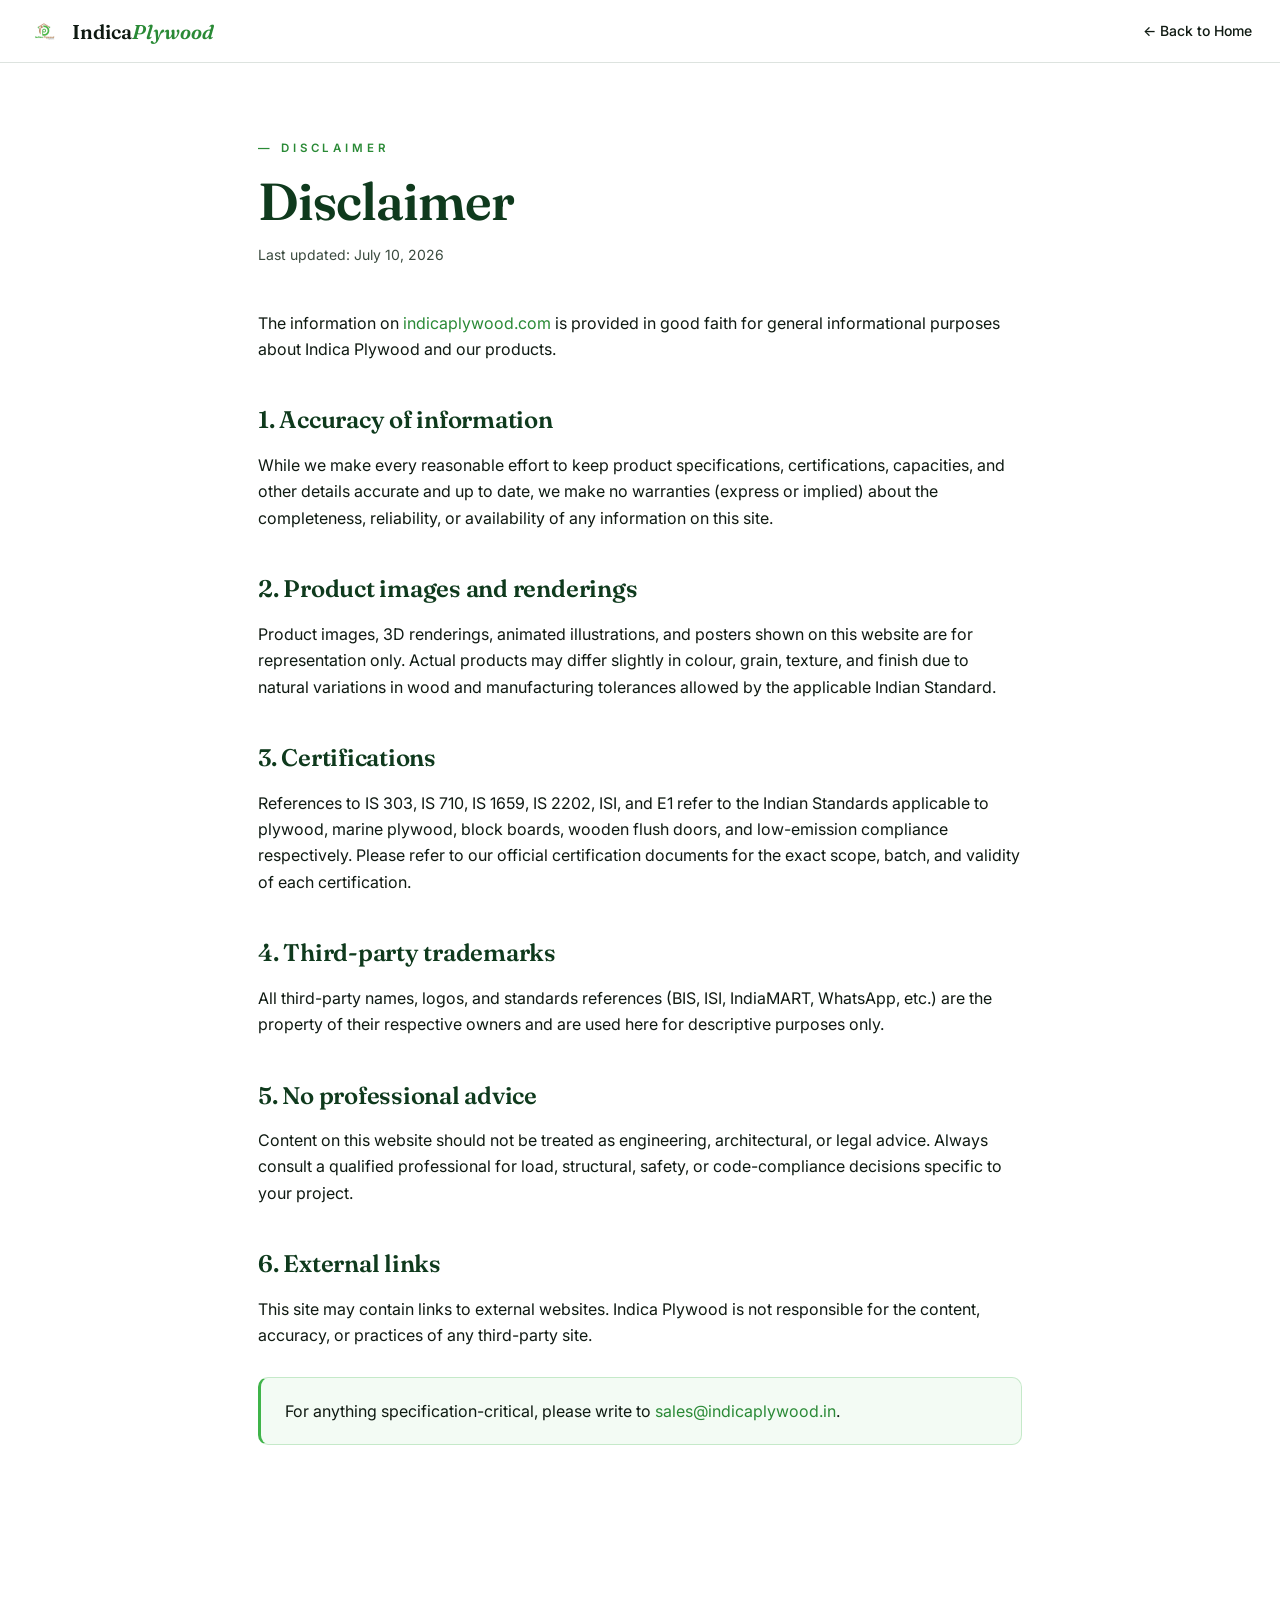
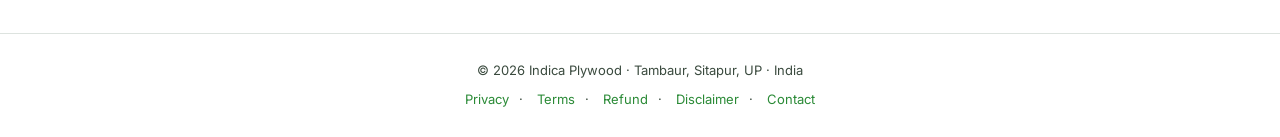
<file: pages/disclaimer.html>
<!doctype html>
<html lang="en">
<head>
<meta charset="utf-8"/>
<meta name="viewport" content="width=device-width,initial-scale=1"/>
<title>Disclaimer — Indica Plywood</title>
<meta name="description" content="Disclaimer for Indica Plywood — premium plywood and flush door manufacturer based in Tambaur, Sitapur, Uttar Pradesh."/>
<link rel="icon" href="../assets/favicon.ico"/>
<link rel="icon" type="image/png" sizes="32x32" href="../assets/favicon-32.png"/>
<link rel="apple-touch-icon" href="../assets/apple-touch-icon.png"/>
<meta name="theme-color" content="#3fb44a"/>
<link rel="canonical" href="https://indicaplywood.com/pages/disclaimer.html"/>
<link rel="preconnect" href="https://fonts.googleapis.com">
<link rel="preconnect" href="https://fonts.gstatic.com" crossorigin>
<link href="https://fonts.googleapis.com/css2?family=Fraunces:opsz,wght@9..144,500;9..144,600&family=Inter:wght@400;500;600&display=swap" rel="stylesheet">
<link rel="stylesheet" href="_shared.css?v=1"/>
</head>
<body>
<nav class="page-nav">
  <a href="../index.html" class="back">
    <img src="../assets/logo.jpg" alt="Indica Plywood logo"/>
    <span class="brand-name">Indica<em>Plywood</em></span>
  </a>
  <span style="flex:1"></span>
  <a href="../index.html" style="font-size:14px;font-weight:500;color:var(--ink)">← Back to Home</a>
</nav>
<main>
  <span class="eyebrow">— Disclaimer</span>
  <h1>Disclaimer</h1>
  <p class="updated">Last updated: July 10, 2026</p>
<p>The information on <a href="https://indicaplywood.com">indicaplywood.com</a> is provided in good faith for general informational purposes about Indica Plywood and our products.</p>

<h2>1. Accuracy of information</h2>
<p>While we make every reasonable effort to keep product specifications, certifications, capacities, and other details accurate and up to date, we make no warranties (express or implied) about the completeness, reliability, or availability of any information on this site.</p>

<h2>2. Product images and renderings</h2>
<p>Product images, 3D renderings, animated illustrations, and posters shown on this website are for representation only. Actual products may differ slightly in colour, grain, texture, and finish due to natural variations in wood and manufacturing tolerances allowed by the applicable Indian Standard.</p>

<h2>3. Certifications</h2>
<p>References to IS 303, IS 710, IS 1659, IS 2202, ISI, and E1 refer to the Indian Standards applicable to plywood, marine plywood, block boards, wooden flush doors, and low-emission compliance respectively. Please refer to our official certification documents for the exact scope, batch, and validity of each certification.</p>

<h2>4. Third-party trademarks</h2>
<p>All third-party names, logos, and standards references (BIS, ISI, IndiaMART, WhatsApp, etc.) are the property of their respective owners and are used here for descriptive purposes only.</p>

<h2>5. No professional advice</h2>
<p>Content on this website should not be treated as engineering, architectural, or legal advice. Always consult a qualified professional for load, structural, safety, or code-compliance decisions specific to your project.</p>

<h2>6. External links</h2>
<p>This site may contain links to external websites. Indica Plywood is not responsible for the content, accuracy, or practices of any third-party site.</p>

<div class="callout"><p>For anything specification-critical, please write to <a href="mailto:sales@indicaplywood.in">sales@indicaplywood.in</a>.</p></div>
</main>
<footer class="page-foot">
  © 2026 Indica Plywood · Tambaur, Sitapur, UP · India
  <div style="margin-top:8px">
    <a href="privacy.html">Privacy</a>·
    <a href="terms.html">Terms</a>·
    <a href="refund.html">Refund</a>·
    <a href="disclaimer.html">Disclaimer</a>·
    <a href="../index.html#contact">Contact</a>
  </div>
</footer>
</body>
</html>
</file>
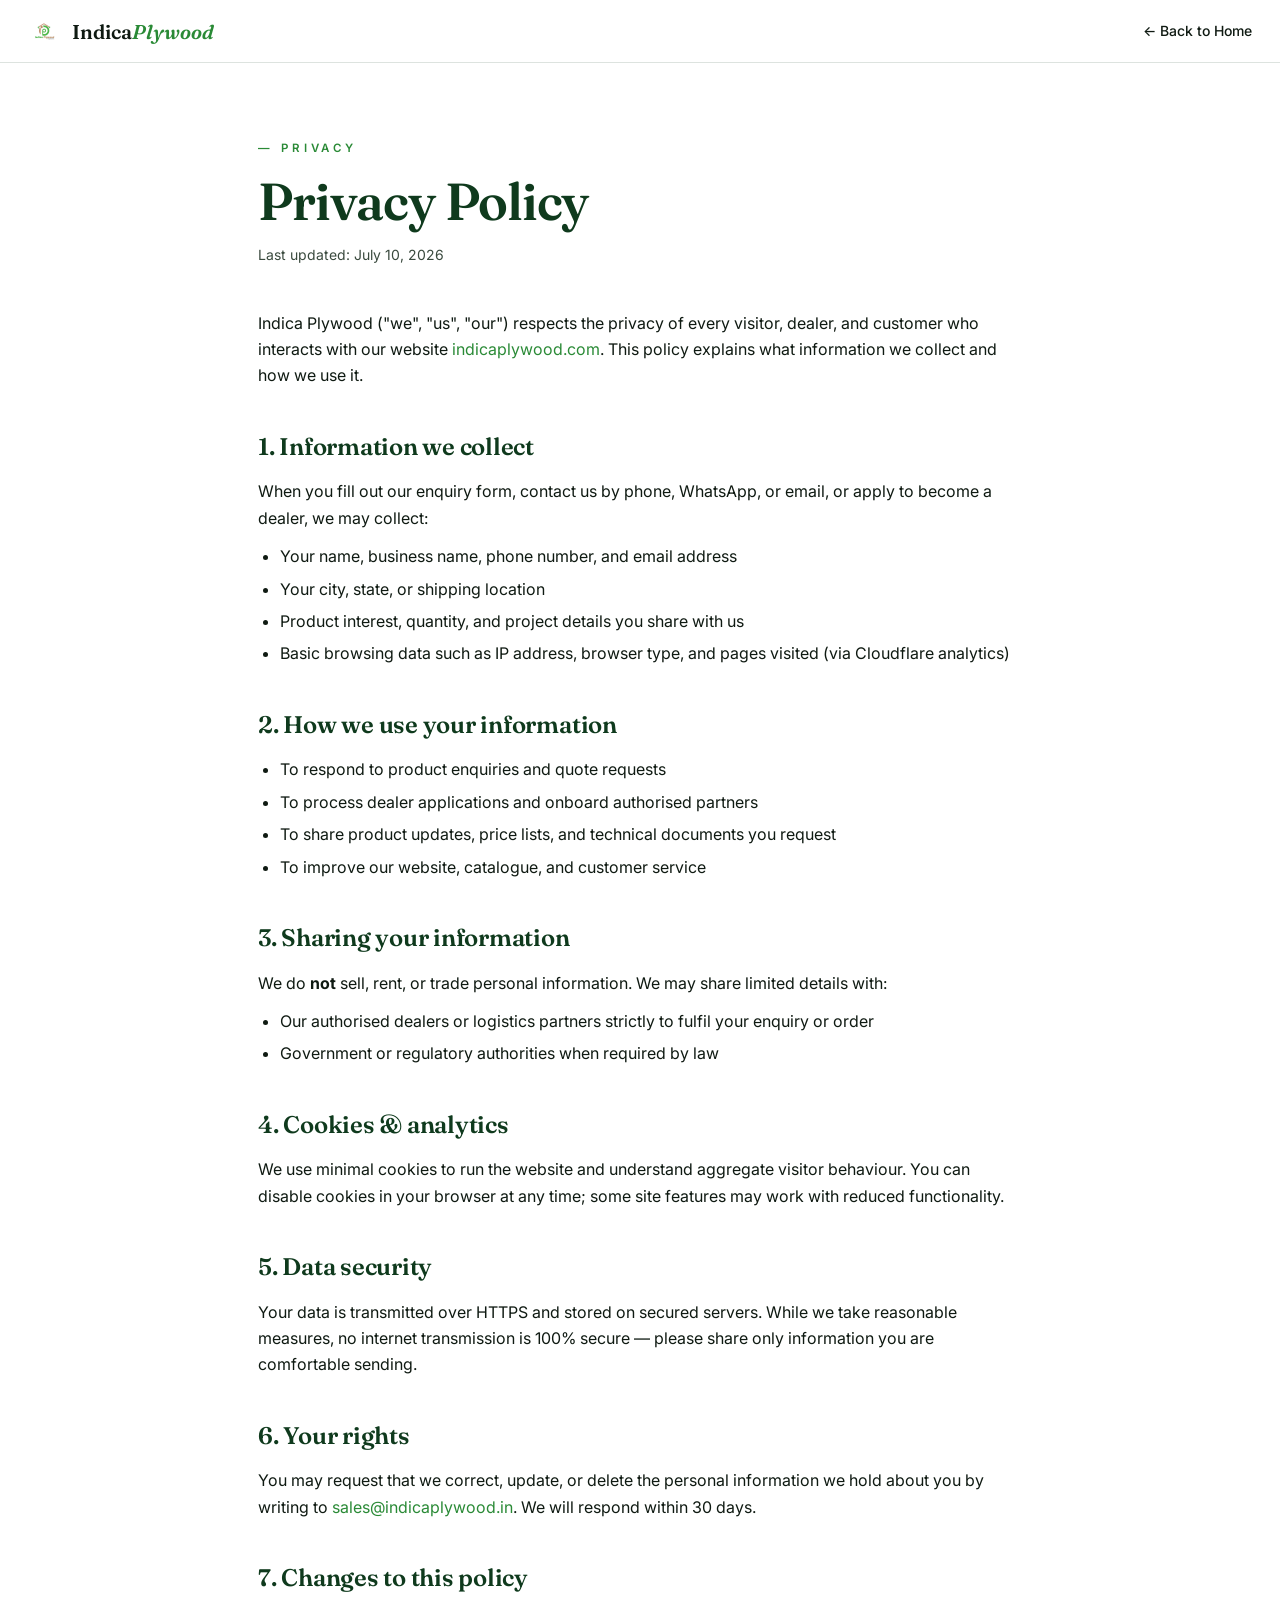
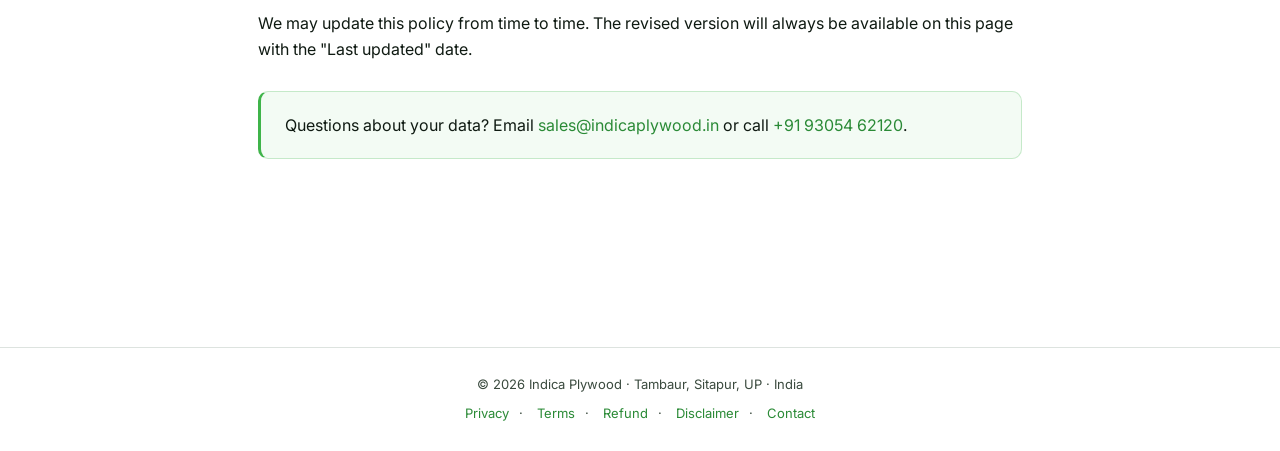
<file: pages/privacy.html>
<!doctype html>
<html lang="en">
<head>
<meta charset="utf-8"/>
<meta name="viewport" content="width=device-width,initial-scale=1"/>
<title>Privacy Policy — Indica Plywood</title>
<meta name="description" content="Privacy Policy for Indica Plywood — premium plywood and flush door manufacturer based in Tambaur, Sitapur, Uttar Pradesh."/>
<link rel="icon" href="../assets/favicon.ico"/>
<link rel="icon" type="image/png" sizes="32x32" href="../assets/favicon-32.png"/>
<link rel="apple-touch-icon" href="../assets/apple-touch-icon.png"/>
<meta name="theme-color" content="#3fb44a"/>
<link rel="canonical" href="https://indicaplywood.com/pages/privacy.html"/>
<link rel="preconnect" href="https://fonts.googleapis.com">
<link rel="preconnect" href="https://fonts.gstatic.com" crossorigin>
<link href="https://fonts.googleapis.com/css2?family=Fraunces:opsz,wght@9..144,500;9..144,600&family=Inter:wght@400;500;600&display=swap" rel="stylesheet">
<link rel="stylesheet" href="_shared.css?v=1"/>
</head>
<body>
<nav class="page-nav">
  <a href="../index.html" class="back">
    <img src="../assets/logo.jpg" alt="Indica Plywood logo"/>
    <span class="brand-name">Indica<em>Plywood</em></span>
  </a>
  <span style="flex:1"></span>
  <a href="../index.html" style="font-size:14px;font-weight:500;color:var(--ink)">← Back to Home</a>
</nav>
<main>
  <span class="eyebrow">— Privacy</span>
  <h1>Privacy Policy</h1>
  <p class="updated">Last updated: July 10, 2026</p>
<p>Indica Plywood ("we", "us", "our") respects the privacy of every visitor, dealer, and customer who interacts with our website <a href="https://indicaplywood.com">indicaplywood.com</a>. This policy explains what information we collect and how we use it.</p>

<h2>1. Information we collect</h2>
<p>When you fill out our enquiry form, contact us by phone, WhatsApp, or email, or apply to become a dealer, we may collect:</p>
<ul>
  <li>Your name, business name, phone number, and email address</li>
  <li>Your city, state, or shipping location</li>
  <li>Product interest, quantity, and project details you share with us</li>
  <li>Basic browsing data such as IP address, browser type, and pages visited (via Cloudflare analytics)</li>
</ul>

<h2>2. How we use your information</h2>
<ul>
  <li>To respond to product enquiries and quote requests</li>
  <li>To process dealer applications and onboard authorised partners</li>
  <li>To share product updates, price lists, and technical documents you request</li>
  <li>To improve our website, catalogue, and customer service</li>
</ul>

<h2>3. Sharing your information</h2>
<p>We do <strong>not</strong> sell, rent, or trade personal information. We may share limited details with:</p>
<ul>
  <li>Our authorised dealers or logistics partners strictly to fulfil your enquiry or order</li>
  <li>Government or regulatory authorities when required by law</li>
</ul>

<h2>4. Cookies &amp; analytics</h2>
<p>We use minimal cookies to run the website and understand aggregate visitor behaviour. You can disable cookies in your browser at any time; some site features may work with reduced functionality.</p>

<h2>5. Data security</h2>
<p>Your data is transmitted over HTTPS and stored on secured servers. While we take reasonable measures, no internet transmission is 100% secure — please share only information you are comfortable sending.</p>

<h2>6. Your rights</h2>
<p>You may request that we correct, update, or delete the personal information we hold about you by writing to <a href="mailto:sales@indicaplywood.in">sales@indicaplywood.in</a>. We will respond within 30 days.</p>

<h2>7. Changes to this policy</h2>
<p>We may update this policy from time to time. The revised version will always be available on this page with the "Last updated" date.</p>

<div class="callout"><p>Questions about your data? Email <a href="mailto:sales@indicaplywood.in">sales@indicaplywood.in</a> or call <a href="tel:+919305462120">+91 93054 62120</a>.</p></div>
</main>
<footer class="page-foot">
  © 2026 Indica Plywood · Tambaur, Sitapur, UP · India
  <div style="margin-top:8px">
    <a href="privacy.html">Privacy</a>·
    <a href="terms.html">Terms</a>·
    <a href="refund.html">Refund</a>·
    <a href="disclaimer.html">Disclaimer</a>·
    <a href="../index.html#contact">Contact</a>
  </div>
</footer>
</body>
</html>
</file>
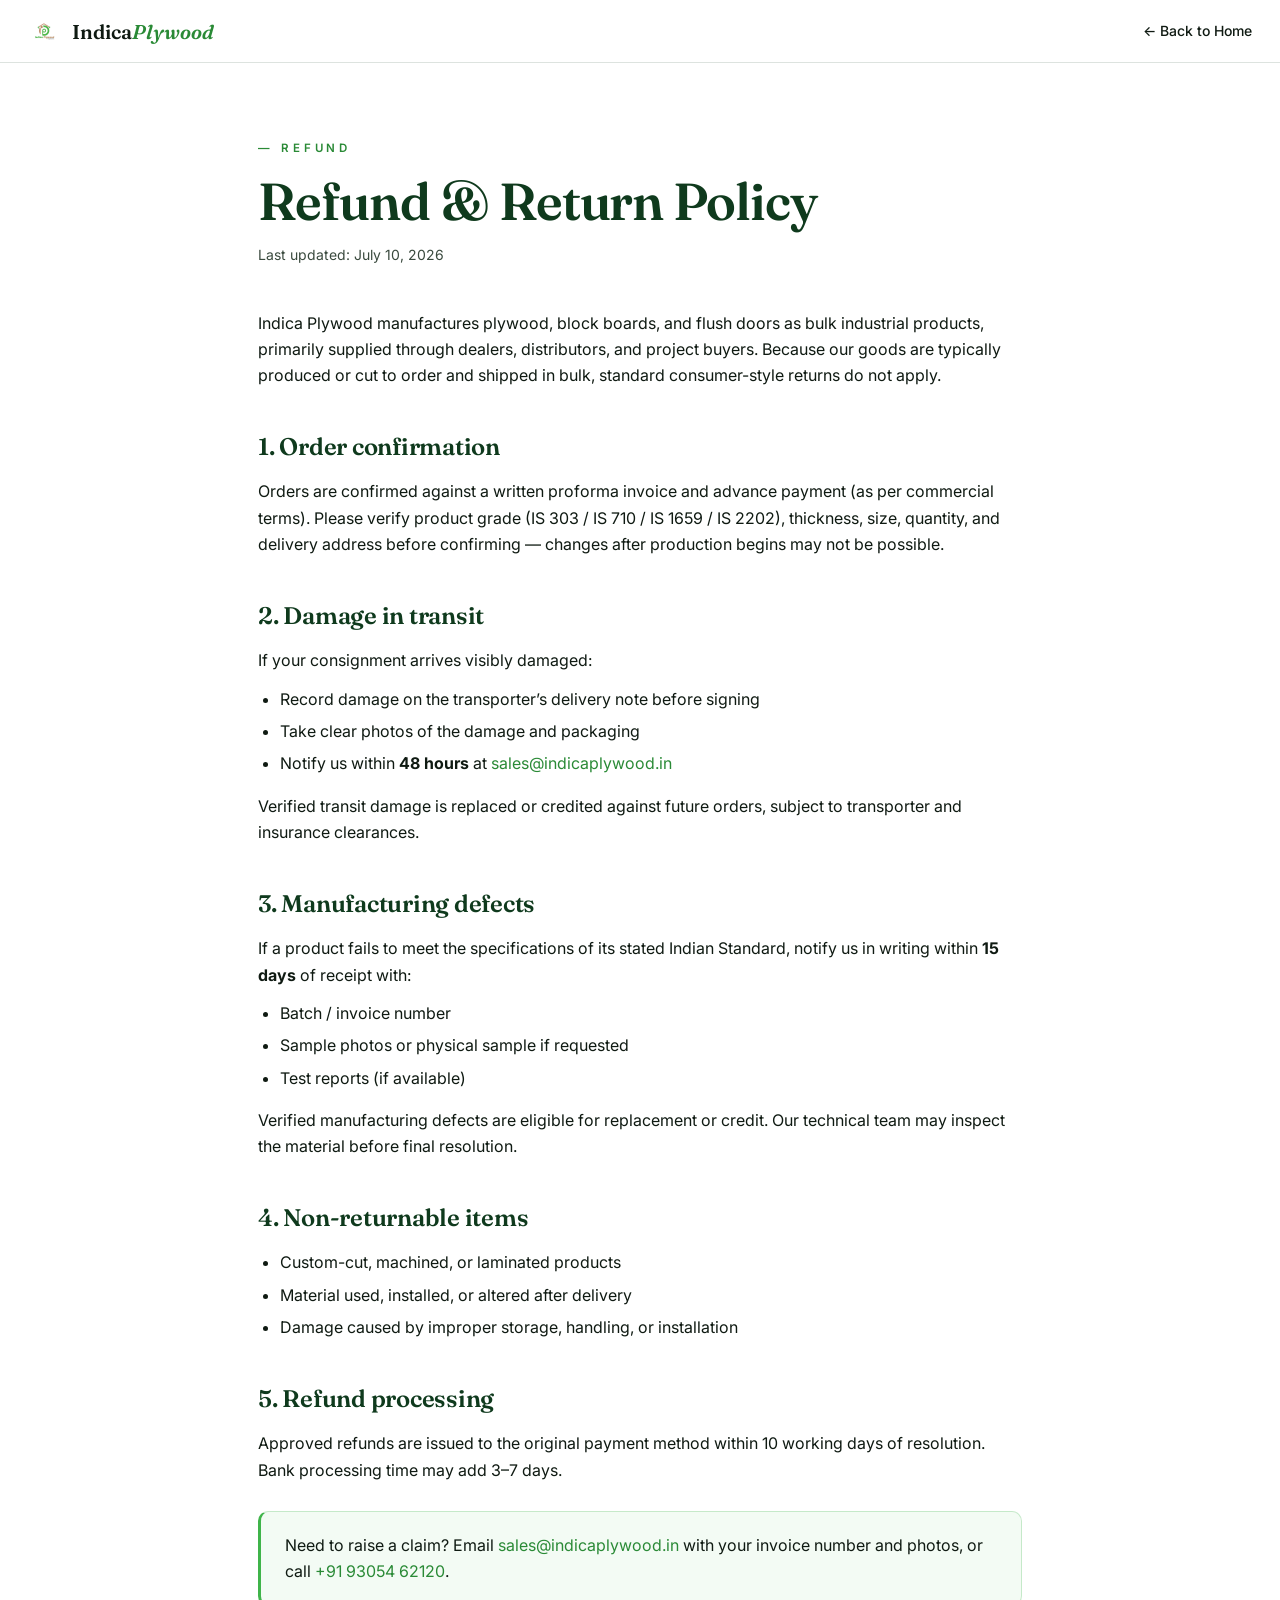
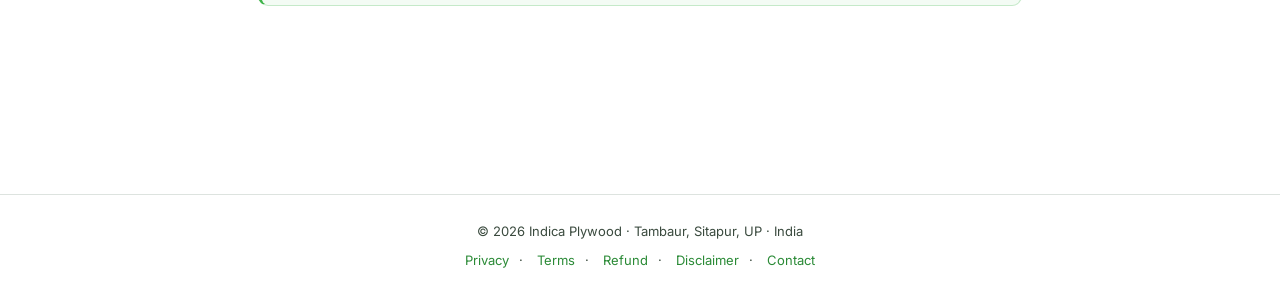
<file: pages/refund.html>
<!doctype html>
<html lang="en">
<head>
<meta charset="utf-8"/>
<meta name="viewport" content="width=device-width,initial-scale=1"/>
<title>Refund &amp; Return Policy — Indica Plywood</title>
<meta name="description" content="Refund &amp; Return Policy for Indica Plywood — premium plywood and flush door manufacturer based in Tambaur, Sitapur, Uttar Pradesh."/>
<link rel="icon" href="../assets/favicon.ico"/>
<link rel="icon" type="image/png" sizes="32x32" href="../assets/favicon-32.png"/>
<link rel="apple-touch-icon" href="../assets/apple-touch-icon.png"/>
<meta name="theme-color" content="#3fb44a"/>
<link rel="canonical" href="https://indicaplywood.com/pages/refund.html"/>
<link rel="preconnect" href="https://fonts.googleapis.com">
<link rel="preconnect" href="https://fonts.gstatic.com" crossorigin>
<link href="https://fonts.googleapis.com/css2?family=Fraunces:opsz,wght@9..144,500;9..144,600&family=Inter:wght@400;500;600&display=swap" rel="stylesheet">
<link rel="stylesheet" href="_shared.css?v=1"/>
</head>
<body>
<nav class="page-nav">
  <a href="../index.html" class="back">
    <img src="../assets/logo.jpg" alt="Indica Plywood logo"/>
    <span class="brand-name">Indica<em>Plywood</em></span>
  </a>
  <span style="flex:1"></span>
  <a href="../index.html" style="font-size:14px;font-weight:500;color:var(--ink)">← Back to Home</a>
</nav>
<main>
  <span class="eyebrow">— Refund</span>
  <h1>Refund &amp; Return Policy</h1>
  <p class="updated">Last updated: July 10, 2026</p>
<p>Indica Plywood manufactures plywood, block boards, and flush doors as bulk industrial products, primarily supplied through dealers, distributors, and project buyers. Because our goods are typically produced or cut to order and shipped in bulk, standard consumer-style returns do not apply.</p>

<h2>1. Order confirmation</h2>
<p>Orders are confirmed against a written proforma invoice and advance payment (as per commercial terms). Please verify product grade (IS 303 / IS 710 / IS 1659 / IS 2202), thickness, size, quantity, and delivery address before confirming — changes after production begins may not be possible.</p>

<h2>2. Damage in transit</h2>
<p>If your consignment arrives visibly damaged:</p>
<ul>
  <li>Record damage on the transporter’s delivery note before signing</li>
  <li>Take clear photos of the damage and packaging</li>
  <li>Notify us within <strong>48 hours</strong> at <a href="mailto:sales@indicaplywood.in">sales@indicaplywood.in</a></li>
</ul>
<p>Verified transit damage is replaced or credited against future orders, subject to transporter and insurance clearances.</p>

<h2>3. Manufacturing defects</h2>
<p>If a product fails to meet the specifications of its stated Indian Standard, notify us in writing within <strong>15 days</strong> of receipt with:</p>
<ul>
  <li>Batch / invoice number</li>
  <li>Sample photos or physical sample if requested</li>
  <li>Test reports (if available)</li>
</ul>
<p>Verified manufacturing defects are eligible for replacement or credit. Our technical team may inspect the material before final resolution.</p>

<h2>4. Non-returnable items</h2>
<ul>
  <li>Custom-cut, machined, or laminated products</li>
  <li>Material used, installed, or altered after delivery</li>
  <li>Damage caused by improper storage, handling, or installation</li>
</ul>

<h2>5. Refund processing</h2>
<p>Approved refunds are issued to the original payment method within 10 working days of resolution. Bank processing time may add 3–7 days.</p>

<div class="callout"><p>Need to raise a claim? Email <a href="mailto:sales@indicaplywood.in">sales@indicaplywood.in</a> with your invoice number and photos, or call <a href="tel:+919305462120">+91 93054 62120</a>.</p></div>
</main>
<footer class="page-foot">
  © 2026 Indica Plywood · Tambaur, Sitapur, UP · India
  <div style="margin-top:8px">
    <a href="privacy.html">Privacy</a>·
    <a href="terms.html">Terms</a>·
    <a href="refund.html">Refund</a>·
    <a href="disclaimer.html">Disclaimer</a>·
    <a href="../index.html#contact">Contact</a>
  </div>
</footer>
</body>
</html>
</file>
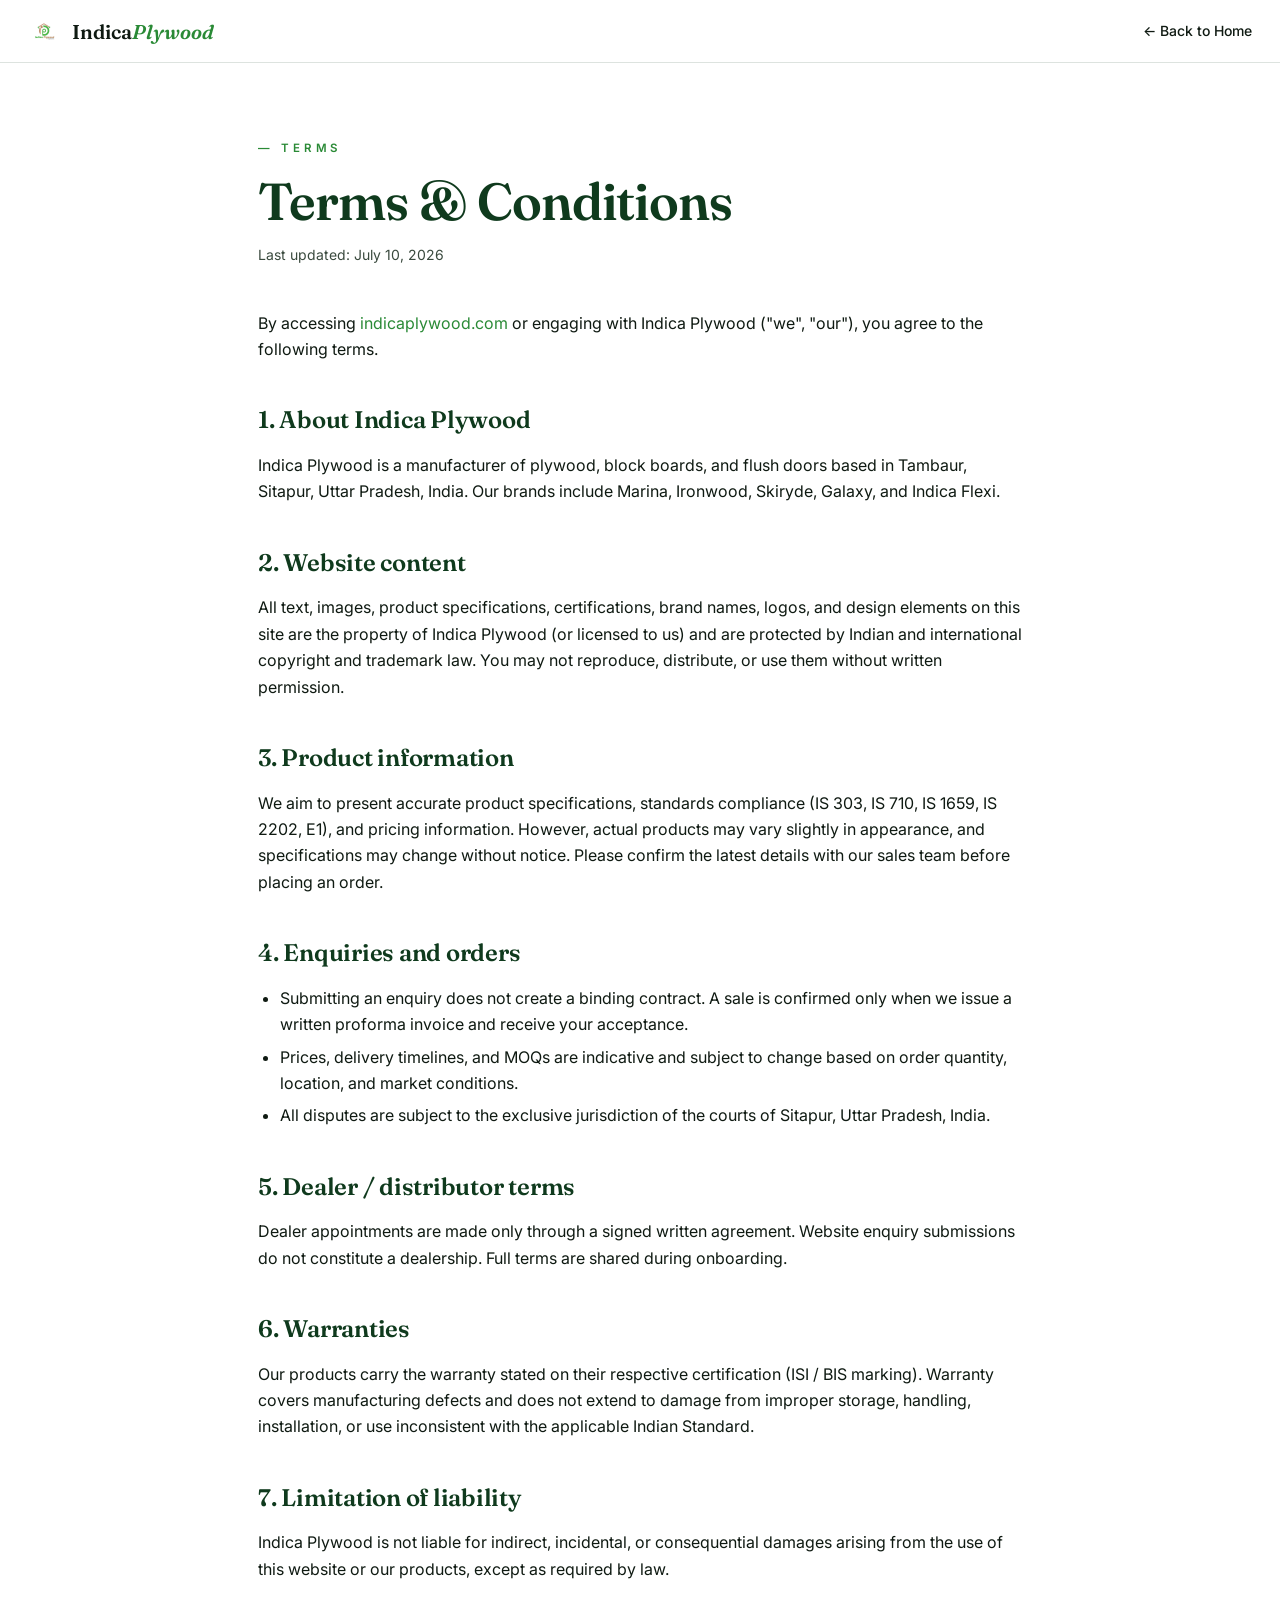
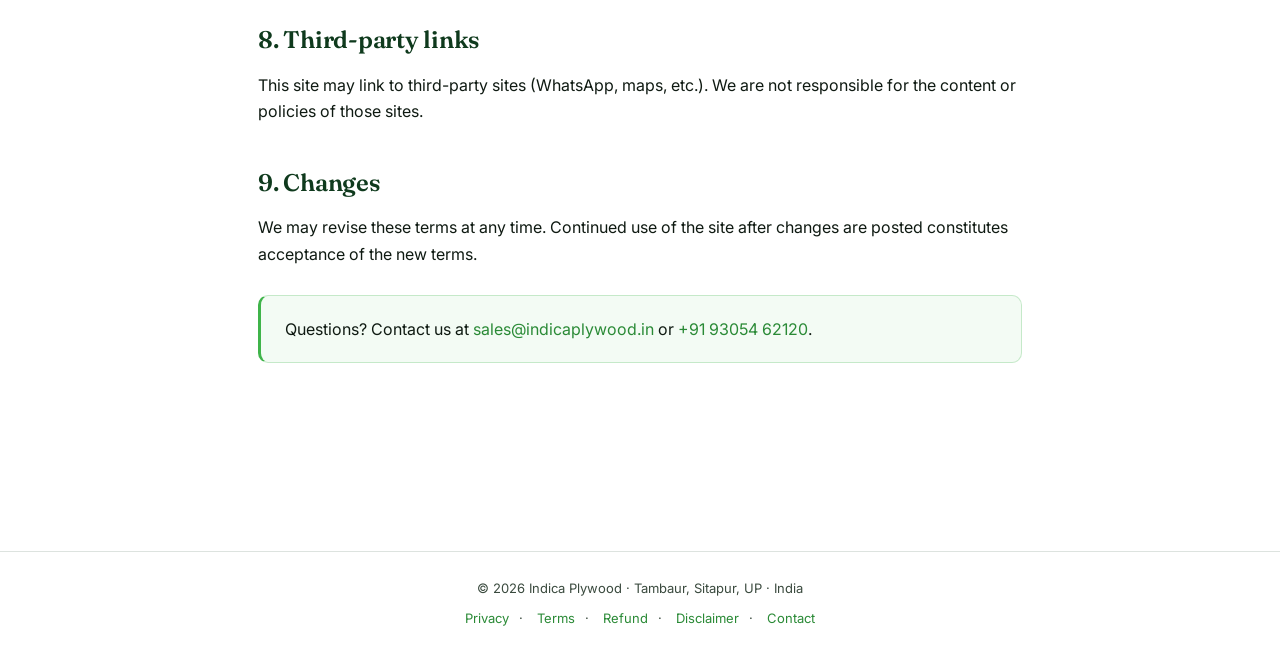
<file: pages/terms.html>
<!doctype html>
<html lang="en">
<head>
<meta charset="utf-8"/>
<meta name="viewport" content="width=device-width,initial-scale=1"/>
<title>Terms &amp; Conditions — Indica Plywood</title>
<meta name="description" content="Terms &amp; Conditions for Indica Plywood — premium plywood and flush door manufacturer based in Tambaur, Sitapur, Uttar Pradesh."/>
<link rel="icon" href="../assets/favicon.ico"/>
<link rel="icon" type="image/png" sizes="32x32" href="../assets/favicon-32.png"/>
<link rel="apple-touch-icon" href="../assets/apple-touch-icon.png"/>
<meta name="theme-color" content="#3fb44a"/>
<link rel="canonical" href="https://indicaplywood.com/pages/terms.html"/>
<link rel="preconnect" href="https://fonts.googleapis.com">
<link rel="preconnect" href="https://fonts.gstatic.com" crossorigin>
<link href="https://fonts.googleapis.com/css2?family=Fraunces:opsz,wght@9..144,500;9..144,600&family=Inter:wght@400;500;600&display=swap" rel="stylesheet">
<link rel="stylesheet" href="_shared.css?v=1"/>
</head>
<body>
<nav class="page-nav">
  <a href="../index.html" class="back">
    <img src="../assets/logo.jpg" alt="Indica Plywood logo"/>
    <span class="brand-name">Indica<em>Plywood</em></span>
  </a>
  <span style="flex:1"></span>
  <a href="../index.html" style="font-size:14px;font-weight:500;color:var(--ink)">← Back to Home</a>
</nav>
<main>
  <span class="eyebrow">— Terms</span>
  <h1>Terms &amp; Conditions</h1>
  <p class="updated">Last updated: July 10, 2026</p>
<p>By accessing <a href="https://indicaplywood.com">indicaplywood.com</a> or engaging with Indica Plywood ("we", "our"), you agree to the following terms.</p>

<h2>1. About Indica Plywood</h2>
<p>Indica Plywood is a manufacturer of plywood, block boards, and flush doors based in Tambaur, Sitapur, Uttar Pradesh, India. Our brands include Marina, Ironwood, Skiryde, Galaxy, and Indica Flexi.</p>

<h2>2. Website content</h2>
<p>All text, images, product specifications, certifications, brand names, logos, and design elements on this site are the property of Indica Plywood (or licensed to us) and are protected by Indian and international copyright and trademark law. You may not reproduce, distribute, or use them without written permission.</p>

<h2>3. Product information</h2>
<p>We aim to present accurate product specifications, standards compliance (IS 303, IS 710, IS 1659, IS 2202, E1), and pricing information. However, actual products may vary slightly in appearance, and specifications may change without notice. Please confirm the latest details with our sales team before placing an order.</p>

<h2>4. Enquiries and orders</h2>
<ul>
  <li>Submitting an enquiry does not create a binding contract. A sale is confirmed only when we issue a written proforma invoice and receive your acceptance.</li>
  <li>Prices, delivery timelines, and MOQs are indicative and subject to change based on order quantity, location, and market conditions.</li>
  <li>All disputes are subject to the exclusive jurisdiction of the courts of Sitapur, Uttar Pradesh, India.</li>
</ul>

<h2>5. Dealer / distributor terms</h2>
<p>Dealer appointments are made only through a signed written agreement. Website enquiry submissions do not constitute a dealership. Full terms are shared during onboarding.</p>

<h2>6. Warranties</h2>
<p>Our products carry the warranty stated on their respective certification (ISI / BIS marking). Warranty covers manufacturing defects and does not extend to damage from improper storage, handling, installation, or use inconsistent with the applicable Indian Standard.</p>

<h2>7. Limitation of liability</h2>
<p>Indica Plywood is not liable for indirect, incidental, or consequential damages arising from the use of this website or our products, except as required by law.</p>

<h2>8. Third-party links</h2>
<p>This site may link to third-party sites (WhatsApp, maps, etc.). We are not responsible for the content or policies of those sites.</p>

<h2>9. Changes</h2>
<p>We may revise these terms at any time. Continued use of the site after changes are posted constitutes acceptance of the new terms.</p>

<div class="callout"><p>Questions? Contact us at <a href="mailto:sales@indicaplywood.in">sales@indicaplywood.in</a> or <a href="tel:+919305462120">+91 93054 62120</a>.</p></div>
</main>
<footer class="page-foot">
  © 2026 Indica Plywood · Tambaur, Sitapur, UP · India
  <div style="margin-top:8px">
    <a href="privacy.html">Privacy</a>·
    <a href="terms.html">Terms</a>·
    <a href="refund.html">Refund</a>·
    <a href="disclaimer.html">Disclaimer</a>·
    <a href="../index.html#contact">Contact</a>
  </div>
</footer>
</body>
</html>
</file>
<file: pages/_shared.css>
/* Shared page shell for legal / info sub-pages */
:root{--brand:#3fb44a;--brand-2:#2a8a36;--ink:#0f1a12;--sub:#3a4a3e;--line:rgba(15,58,29,.14)}
*{box-sizing:border-box;margin:0;padding:0}
html{scroll-behavior:smooth}
body{font-family:'Inter',system-ui,sans-serif;background:#fff;color:var(--ink);line-height:1.65;-webkit-font-smoothing:antialiased}
a{color:var(--brand-2);text-decoration:none;transition:color .2s}
a:hover{color:var(--brand)}
.page-nav{position:sticky;top:0;background:rgba(255,255,255,.9);backdrop-filter:blur(10px);border-bottom:1px solid var(--line);padding:14px 28px;display:flex;align-items:center;gap:14px;z-index:10}
.page-nav a.back{display:inline-flex;align-items:center;gap:10px;font-weight:500;color:var(--ink)}
.page-nav a.back:hover{color:var(--brand-2)}
.page-nav img{width:34px;height:34px;border-radius:8px;background:#fff;object-fit:contain;padding:1px}
.page-nav .brand-name{font-family:'Fraunces',serif;font-weight:600;font-size:20px}
.page-nav .brand-name em{color:var(--brand-2);font-style:italic}
main{max-width:820px;margin:0 auto;padding:70px 28px 100px}
.eyebrow{display:inline-block;font-size:11.5px;letter-spacing:.34em;text-transform:uppercase;color:var(--brand-2);font-weight:600;margin-bottom:16px}
h1{font-family:'Fraunces',serif;font-weight:600;font-size:clamp(34px,5vw,52px);line-height:1.05;letter-spacing:-.02em;color:#0f3a1d;margin-bottom:14px}
.updated{color:var(--sub);font-size:14px;margin-bottom:44px}
h2{font-family:'Fraunces',serif;font-weight:600;font-size:24px;color:#0f3a1d;margin:38px 0 12px;letter-spacing:-.01em}
h3{font-size:17px;font-weight:600;color:#0f3a1d;margin:22px 0 8px}
p,li{color:var(--ink);font-size:16px;margin-bottom:12px}
ul,ol{padding-left:22px;margin-bottom:16px}
li{margin-bottom:6px}
.callout{margin:28px 0;padding:20px 24px;background:rgba(63,180,74,.06);border:1px solid rgba(63,180,74,.25);border-left:3px solid var(--brand);border-radius:10px}
.callout p{margin:0}
footer.page-foot{border-top:1px solid var(--line);padding:26px 28px;text-align:center;color:var(--sub);font-size:13px;margin-top:60px}
footer.page-foot a{margin:0 10px}
</file>
